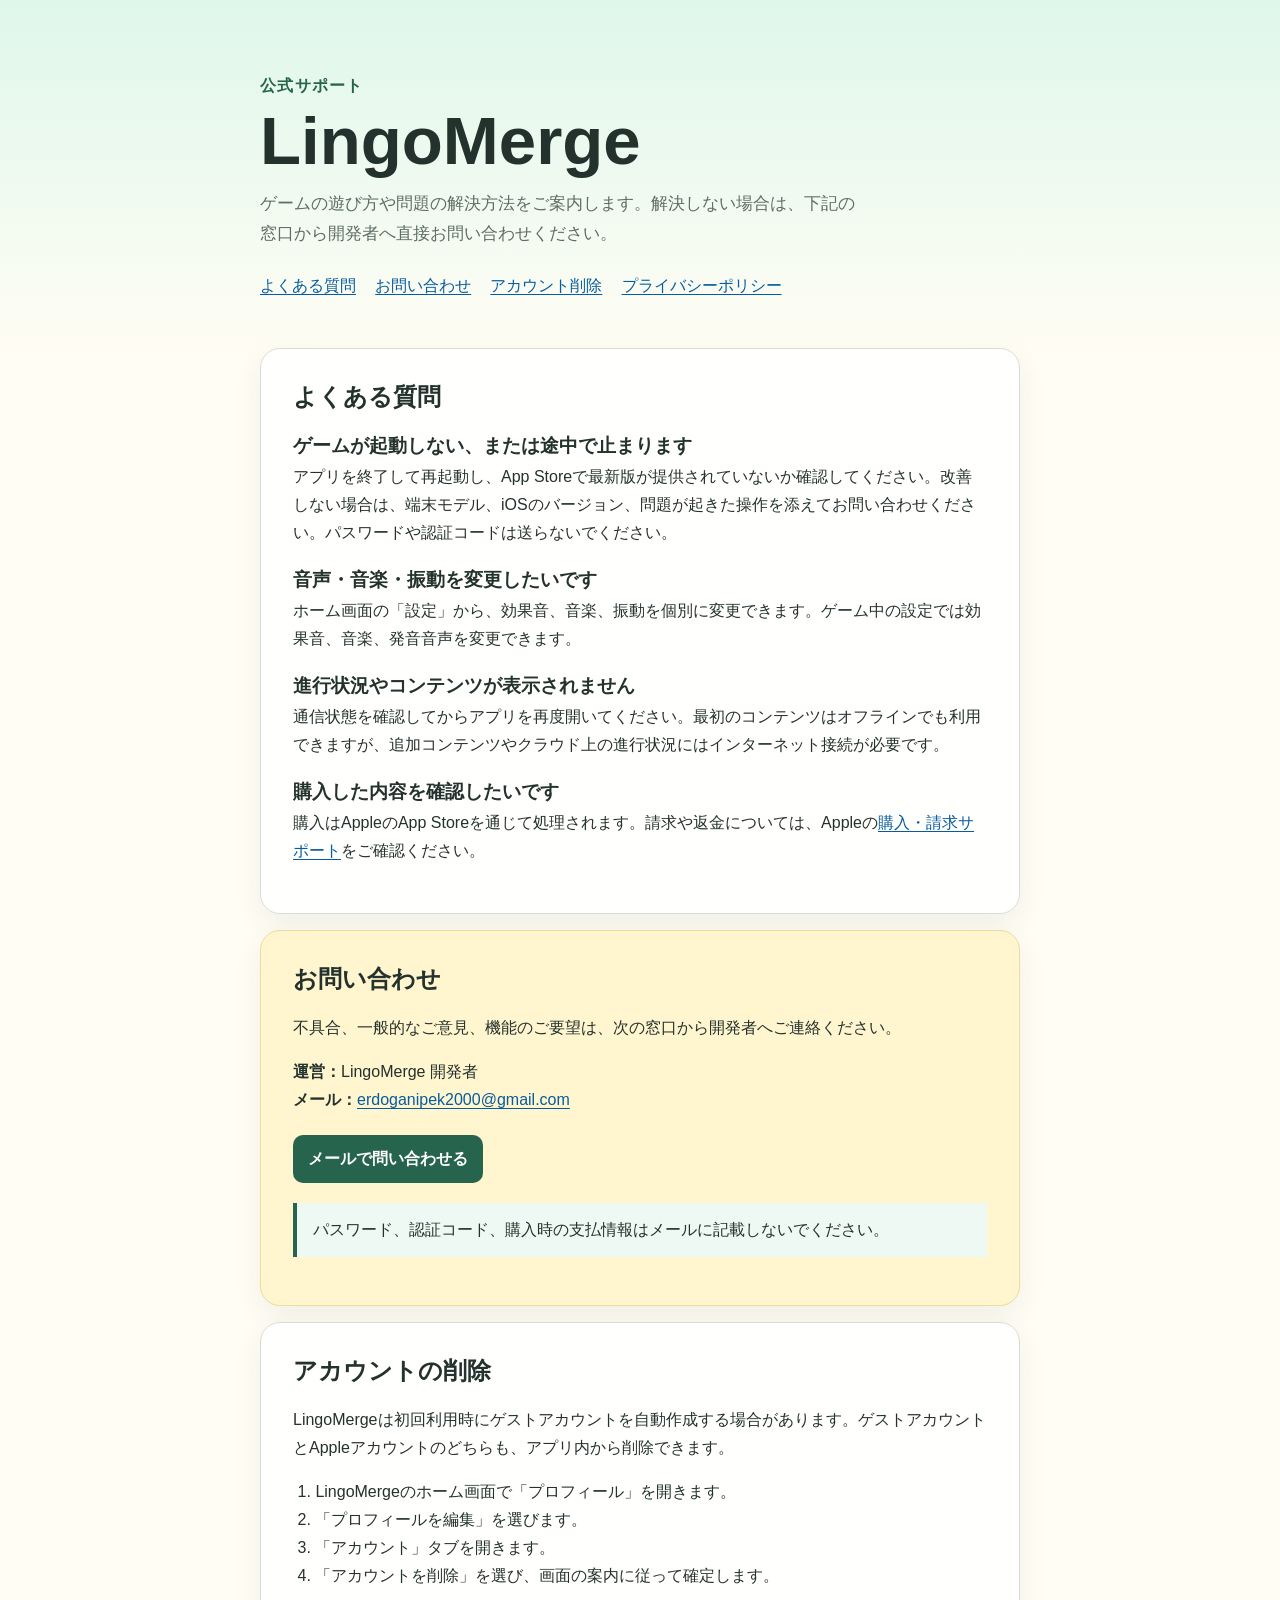
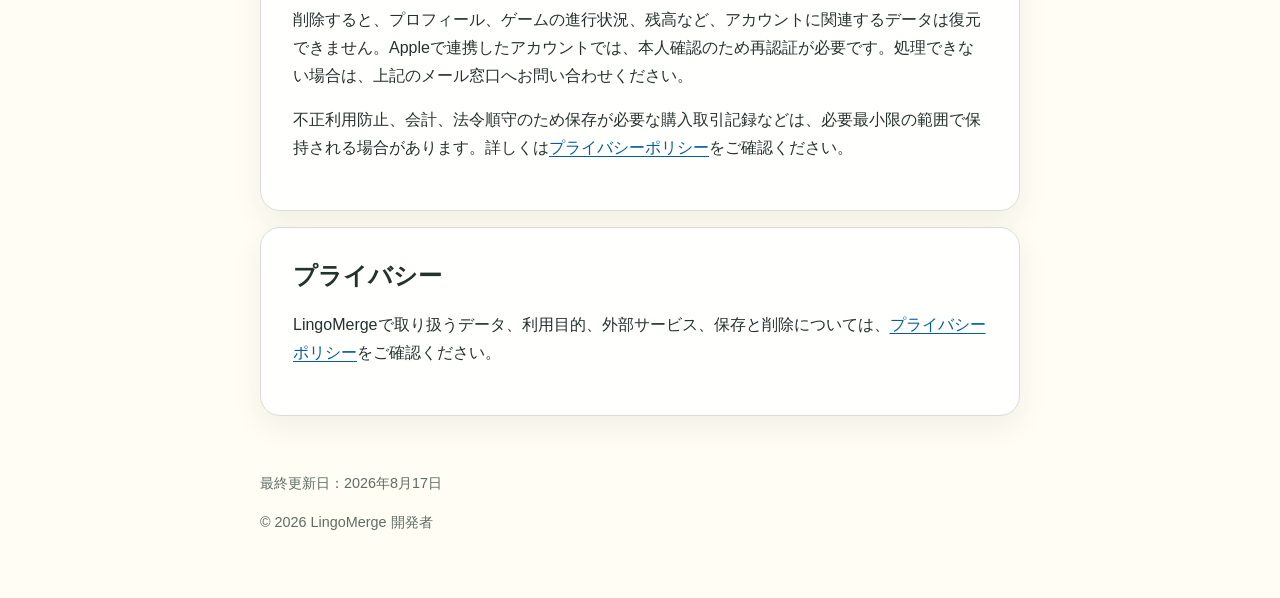
<file: index.html>
<!doctype html>
<html lang="ja">
<head>
  <meta charset="utf-8" />
  <meta name="viewport" content="width=device-width, initial-scale=1" />
  <meta name="description" content="LingoMergeの公式サポートページ。よくある質問、お問い合わせ、プライバシーポリシー、アカウント削除の案内。" />
  <title>LingoMerge ヘルプ・サポート</title>
  <link rel="stylesheet" href="styles.css" />
</head>
<body>
  <a class="skip-link" href="#main">本文へ移動</a>
  <header>
    <p class="eyebrow">公式サポート</p>
    <h1>LingoMerge</h1>
    <p class="lead">ゲームの遊び方や問題の解決方法をご案内します。解決しない場合は、下記の窓口から開発者へ直接お問い合わせください。</p>
    <nav aria-label="ページ内メニュー">
      <ul>
        <li><a href="#faq">よくある質問</a></li>
        <li><a href="#contact">お問い合わせ</a></li>
        <li><a href="#account-deletion">アカウント削除</a></li>
        <li><a href="privacy.html">プライバシーポリシー</a></li>
      </ul>
    </nav>
  </header>

  <main id="main">
    <section id="faq">
      <h2>よくある質問</h2>

      <h3>ゲームが起動しない、または途中で止まります</h3>
      <p>アプリを終了して再起動し、App Storeで最新版が提供されていないか確認してください。改善しない場合は、端末モデル、iOSのバージョン、問題が起きた操作を添えてお問い合わせください。パスワードや認証コードは送らないでください。</p>

      <h3>音声・音楽・振動を変更したいです</h3>
      <p>ホーム画面の「設定」から、効果音、音楽、振動を個別に変更できます。ゲーム中の設定では効果音、音楽、発音音声を変更できます。</p>

      <h3>進行状況やコンテンツが表示されません</h3>
      <p>通信状態を確認してからアプリを再度開いてください。最初のコンテンツはオフラインでも利用できますが、追加コンテンツやクラウド上の進行状況にはインターネット接続が必要です。</p>

      <h3>購入した内容を確認したいです</h3>
      <p>購入はAppleのApp Storeを通じて処理されます。請求や返金については、Appleの<a href="https://support.apple.com/ja-jp/billing">購入・請求サポート</a>をご確認ください。</p>
    </section>

    <section id="contact" class="contact-card">
      <h2>お問い合わせ</h2>
      <p>不具合、一般的なご意見、機能のご要望は、次の窓口から開発者へご連絡ください。</p>
      <p><strong>運営：</strong>LingoMerge 開発者<br /><strong>メール：</strong><a href="mailto:erdoganipek2000@gmail.com?subject=LingoMerge%20Support">erdoganipek2000@gmail.com</a></p>
      <p>
        <a class="button" href="mailto:erdoganipek2000@gmail.com?subject=LingoMerge%20Support">メールで問い合わせる</a>
      </p>
      <p class="notice">パスワード、認証コード、購入時の支払情報はメールに記載しないでください。</p>
    </section>

    <section id="account-deletion">
      <h2>アカウントの削除</h2>
      <p>LingoMergeは初回利用時にゲストアカウントを自動作成する場合があります。ゲストアカウントとAppleアカウントのどちらも、アプリ内から削除できます。</p>
      <ol>
        <li>LingoMergeのホーム画面で「プロフィール」を開きます。</li>
        <li>「プロフィールを編集」を選びます。</li>
        <li>「アカウント」タブを開きます。</li>
        <li>「アカウントを削除」を選び、画面の案内に従って確定します。</li>
      </ol>
      <p>削除すると、プロフィール、ゲームの進行状況、残高など、アカウントに関連するデータは復元できません。Appleで連携したアカウントでは、本人確認のため再認証が必要です。処理できない場合は、上記のメール窓口へお問い合わせください。</p>
      <p>不正利用防止、会計、法令順守のため保存が必要な購入取引記録などは、必要最小限の範囲で保持される場合があります。詳しくは<a href="privacy.html#retention">プライバシーポリシー</a>をご確認ください。</p>
    </section>

    <section>
      <h2>プライバシー</h2>
      <p>LingoMergeで取り扱うデータ、利用目的、外部サービス、保存と削除については、<a href="privacy.html">プライバシーポリシー</a>をご確認ください。</p>
    </section>
  </main>

  <footer>
    <p>最終更新日：2026年8月17日</p>
    <p>© 2026 LingoMerge 開発者</p>
  </footer>
</body>
</html>
</file>
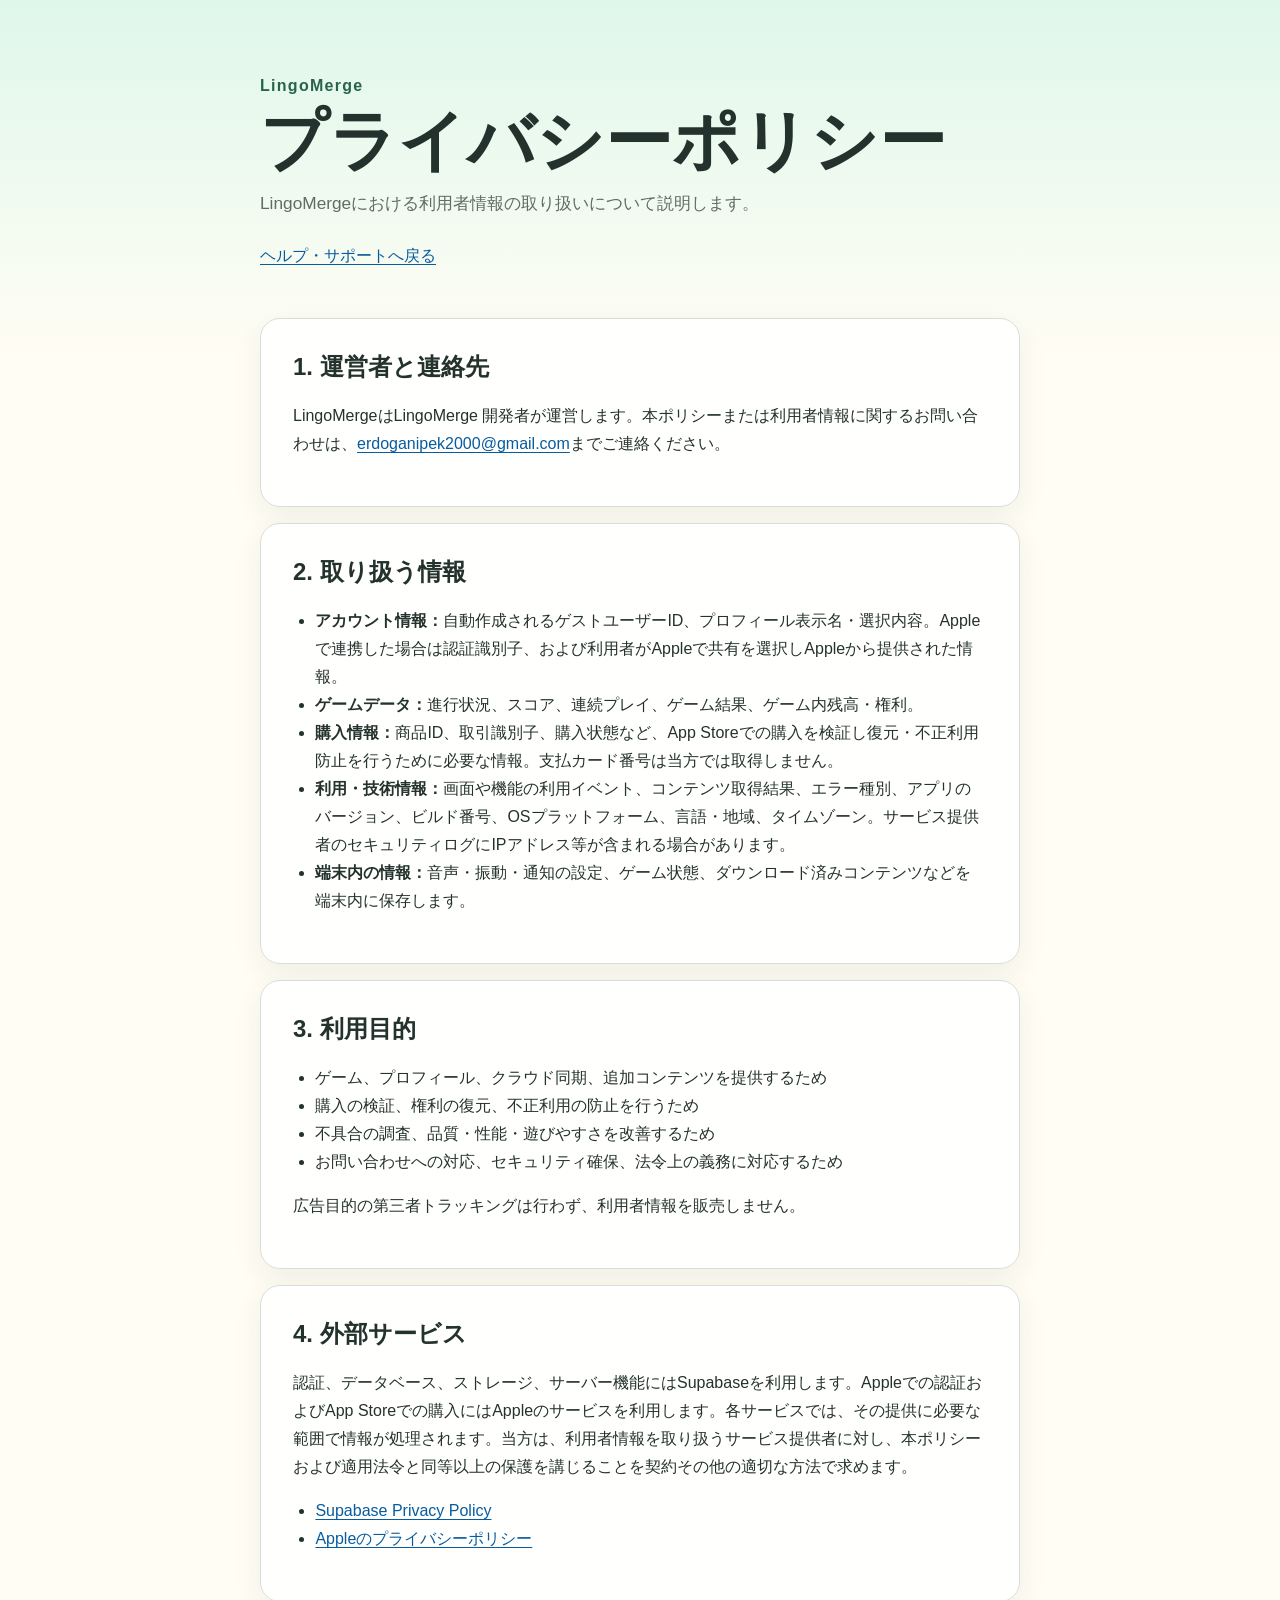
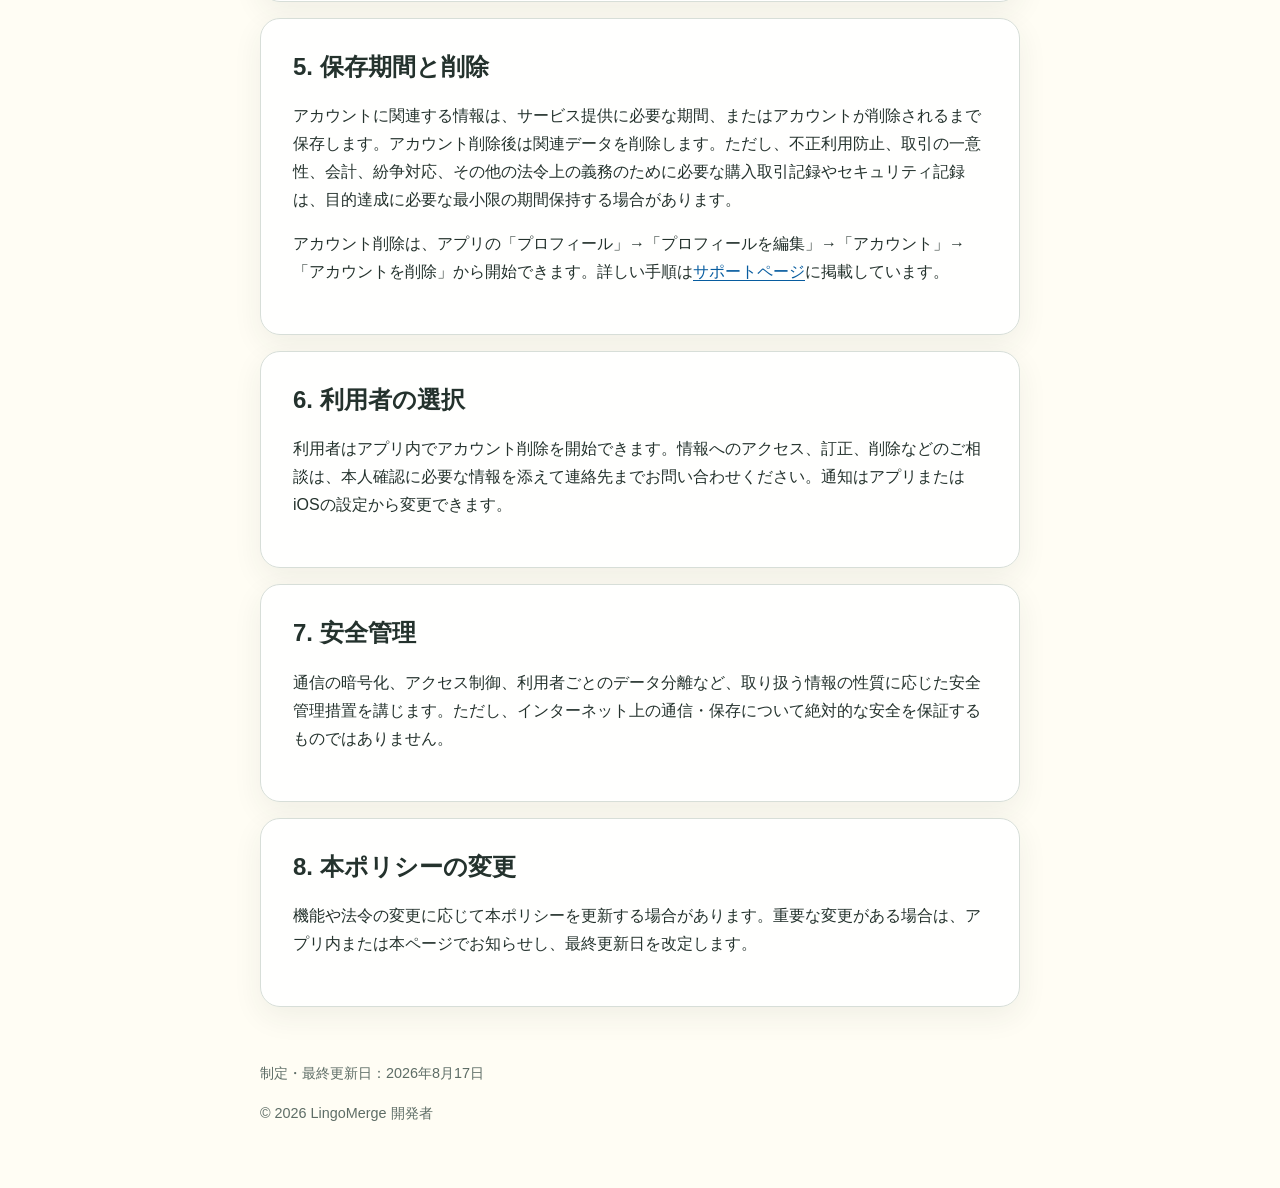
<file: privacy.html>
<!doctype html>
<html lang="ja">
<head>
  <meta charset="utf-8" />
  <meta name="viewport" content="width=device-width, initial-scale=1" />
  <meta name="description" content="LingoMergeプライバシーポリシー" />
  <title>LingoMerge プライバシーポリシー</title>
  <link rel="stylesheet" href="styles.css" />
</head>
<body>
  <a class="skip-link" href="#main">本文へ移動</a>
  <header>
    <p class="eyebrow">LingoMerge</p>
    <h1>プライバシーポリシー</h1>
    <p class="lead">LingoMergeにおける利用者情報の取り扱いについて説明します。</p>
    <nav aria-label="関連ページ"><ul><li><a href="./">ヘルプ・サポートへ戻る</a></li></ul></nav>
  </header>

  <main id="main">
    <section>
      <h2>1. 運営者と連絡先</h2>
      <p>LingoMergeはLingoMerge 開発者が運営します。本ポリシーまたは利用者情報に関するお問い合わせは、<a href="mailto:erdoganipek2000@gmail.com?subject=LingoMerge%20Privacy">erdoganipek2000@gmail.com</a>までご連絡ください。</p>
    </section>

    <section>
      <h2>2. 取り扱う情報</h2>
      <ul>
        <li><strong>アカウント情報：</strong>自動作成されるゲストユーザーID、プロフィール表示名・選択内容。Appleで連携した場合は認証識別子、および利用者がAppleで共有を選択しAppleから提供された情報。</li>
        <li><strong>ゲームデータ：</strong>進行状況、スコア、連続プレイ、ゲーム結果、ゲーム内残高・権利。</li>
        <li><strong>購入情報：</strong>商品ID、取引識別子、購入状態など、App Storeでの購入を検証し復元・不正利用防止を行うために必要な情報。支払カード番号は当方では取得しません。</li>
        <li><strong>利用・技術情報：</strong>画面や機能の利用イベント、コンテンツ取得結果、エラー種別、アプリのバージョン、ビルド番号、OSプラットフォーム、言語・地域、タイムゾーン。サービス提供者のセキュリティログにIPアドレス等が含まれる場合があります。</li>
        <li><strong>端末内の情報：</strong>音声・振動・通知の設定、ゲーム状態、ダウンロード済みコンテンツなどを端末内に保存します。</li>
      </ul>
    </section>

    <section>
      <h2>3. 利用目的</h2>
      <ul>
        <li>ゲーム、プロフィール、クラウド同期、追加コンテンツを提供するため</li>
        <li>購入の検証、権利の復元、不正利用の防止を行うため</li>
        <li>不具合の調査、品質・性能・遊びやすさを改善するため</li>
        <li>お問い合わせへの対応、セキュリティ確保、法令上の義務に対応するため</li>
      </ul>
      <p>広告目的の第三者トラッキングは行わず、利用者情報を販売しません。</p>
    </section>

    <section>
      <h2>4. 外部サービス</h2>
      <p>認証、データベース、ストレージ、サーバー機能にはSupabaseを利用します。Appleでの認証およびApp Storeでの購入にはAppleのサービスを利用します。各サービスでは、その提供に必要な範囲で情報が処理されます。当方は、利用者情報を取り扱うサービス提供者に対し、本ポリシーおよび適用法令と同等以上の保護を講じることを契約その他の適切な方法で求めます。</p>
      <ul>
        <li><a href="https://supabase.com/privacy">Supabase Privacy Policy</a></li>
        <li><a href="https://www.apple.com/jp/legal/privacy/">Appleのプライバシーポリシー</a></li>
      </ul>
    </section>

    <section id="retention">
      <h2>5. 保存期間と削除</h2>
      <p>アカウントに関連する情報は、サービス提供に必要な期間、またはアカウントが削除されるまで保存します。アカウント削除後は関連データを削除します。ただし、不正利用防止、取引の一意性、会計、紛争対応、その他の法令上の義務のために必要な購入取引記録やセキュリティ記録は、目的達成に必要な最小限の期間保持する場合があります。</p>
      <p>アカウント削除は、アプリの「プロフィール」→「プロフィールを編集」→「アカウント」→「アカウントを削除」から開始できます。詳しい手順は<a href="./#account-deletion">サポートページ</a>に掲載しています。</p>
    </section>

    <section>
      <h2>6. 利用者の選択</h2>
      <p>利用者はアプリ内でアカウント削除を開始できます。情報へのアクセス、訂正、削除などのご相談は、本人確認に必要な情報を添えて連絡先までお問い合わせください。通知はアプリまたはiOSの設定から変更できます。</p>
    </section>

    <section>
      <h2>7. 安全管理</h2>
      <p>通信の暗号化、アクセス制御、利用者ごとのデータ分離など、取り扱う情報の性質に応じた安全管理措置を講じます。ただし、インターネット上の通信・保存について絶対的な安全を保証するものではありません。</p>
    </section>

    <section>
      <h2>8. 本ポリシーの変更</h2>
      <p>機能や法令の変更に応じて本ポリシーを更新する場合があります。重要な変更がある場合は、アプリ内または本ページでお知らせし、最終更新日を改定します。</p>
    </section>
  </main>

  <footer>
    <p>制定・最終更新日：2026年8月17日</p>
    <p>© 2026 LingoMerge 開発者</p>
  </footer>
</body>
</html>
</file>
<file: styles.css>
:root {
  color-scheme: light;
  --ink: #24322d;
  --muted: #5e6d66;
  --paper: #fffdf4;
  --cream: #fff5cf;
  --mint: #8fdfbe;
  --mint-dark: #27644e;
  --line: #d7ded8;
  --focus: #0066cc;
}

* { box-sizing: border-box; }

html { scroll-behavior: smooth; }

body {
  margin: 0;
  color: var(--ink);
  background: linear-gradient(180deg, #dff7eb 0, var(--paper) 22rem);
  font-family: -apple-system, BlinkMacSystemFont, "Hiragino Sans", "Yu Gothic", sans-serif;
  line-height: 1.75;
}

a { color: #075c9f; text-underline-offset: 0.18em; }
a:hover { text-decoration-thickness: 2px; }
a:focus-visible { outline: 3px solid var(--focus); outline-offset: 3px; }

.skip-link {
  position: absolute;
  left: 1rem;
  top: -5rem;
  padding: 0.65rem 1rem;
  background: #fff;
  z-index: 10;
}
.skip-link:focus { top: 1rem; }

header, main, footer { width: min(92%, 760px); margin-inline: auto; }

header { padding: 4.5rem 0 2rem; }
.eyebrow { margin: 0; font-weight: 800; color: var(--mint-dark); letter-spacing: 0.08em; }
h1 { margin: 0.15rem 0 0.5rem; font-size: clamp(2.2rem, 9vw, 4.2rem); line-height: 1.15; }
.lead { max-width: 38rem; margin: 0; color: var(--muted); font-size: 1.08rem; }

nav ul { display: flex; flex-wrap: wrap; gap: 0.65rem 1.2rem; padding: 0; margin: 1.5rem 0 0; list-style: none; }

section {
  margin: 1rem 0;
  padding: clamp(1.15rem, 4vw, 2rem);
  background: rgba(255, 255, 255, 0.94);
  border: 1px solid var(--line);
  border-radius: 20px;
  box-shadow: 0 10px 30px rgba(36, 50, 45, 0.07);
}

h2 { margin-top: 0; line-height: 1.3; }
h3 { margin-bottom: 0.25rem; line-height: 1.45; }
h3 + p { margin-top: 0; }

.contact-card { background: var(--cream); border-color: #eddc9d; }
.button {
  display: inline-block;
  margin: 0.3rem 0.55rem 0.3rem 0;
  padding: 0.62rem 0.95rem;
  color: #fff;
  background: var(--mint-dark);
  border-radius: 10px;
  font-weight: 750;
  text-decoration: none;
}
.button.secondary { color: var(--ink); background: #fff; border: 1px solid var(--line); }

.notice { padding: 0.8rem 1rem; border-left: 4px solid var(--mint-dark); background: #eef9f3; }
ul, ol { padding-left: 1.4rem; }
footer { padding: 1.5rem 0 3rem; color: var(--muted); font-size: 0.9rem; }

@media (prefers-reduced-motion: reduce) { html { scroll-behavior: auto; } }
</file>
